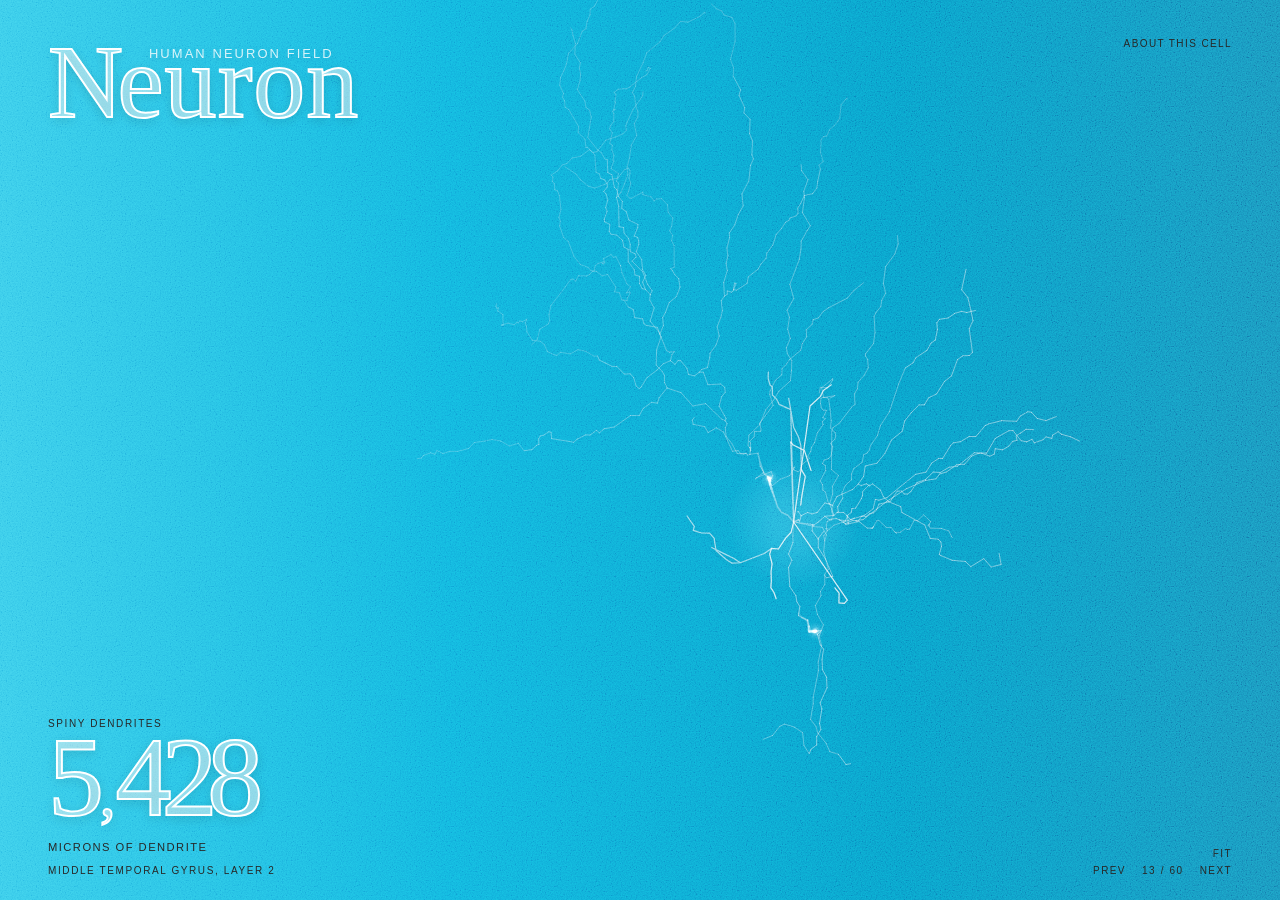
<file: index.html>
<!doctype html>
<html lang="en">
<head>
<meta charset="utf-8">
<meta name="viewport" content="width=device-width, initial-scale=1, viewport-fit=cover">
<meta name="theme-color" content="#00b3dc">
<title>Neuron — real human neurons, drawn from open data</title>
<meta name="description" content="Real human neurons, reconstructed by researchers and drawn here from open data. Credits on every cell.">
<link rel="icon" href="data:,">
<link rel="stylesheet" href="style.css?v=36">
</head>
<body>
<main class="neuron-app">
  <canvas id="field" aria-label="A human neuron drawn in three dimensions. Drag to rotate."></canvas>
  <div class="grain" aria-hidden="true"></div>
  <div class="vignette" aria-hidden="true"></div>

  <header class="masthead">
    <h1>N<span class="rest">euron<span class="eyebrow">Human neuron field</span></span></h1>
  </header>

  <div class="topright">
    <button class="link" id="about" aria-expanded="false" aria-controls="credit">About this cell</button>
  </div>

  <section class="reading" aria-live="polite">
    <p class="location" id="celltype">Loading</p>
    <div class="primary-reading">
      <span class="length" id="length">—</span>
      <span class="unit">microns of dendrite</span>
    </div>
    <p class="trend" id="region"></p>
  </section>

  <aside class="credit" id="credit" hidden>
    <button class="close" id="closeCredit" aria-label="Close">Close</button>
    <p class="eyebrow">Credit</p>
    <dl id="creditList"></dl>
    <p class="fine" id="creditFine"></p>
  </aside>

  <footer class="footer">
    <button class="link" id="fit" aria-label="Fit the whole cell on screen">Fit</button>
    <span class="controls">
      <button class="link" id="prev" aria-label="Previous cell">Prev</button>
      <span id="count"></span>
      <button class="link" id="next" aria-label="Next cell">Next</button>
    </span>
  </footer>

  <p class="offline-notice" id="offline" hidden>Could not load the neuron data. Try again in a moment.</p>
  <noscript><p class="no-script">Neuron needs JavaScript enabled to draw the cells.</p></noscript>
</main>
<script src="app.js?v=36"></script>
</body>
</html>
</file>
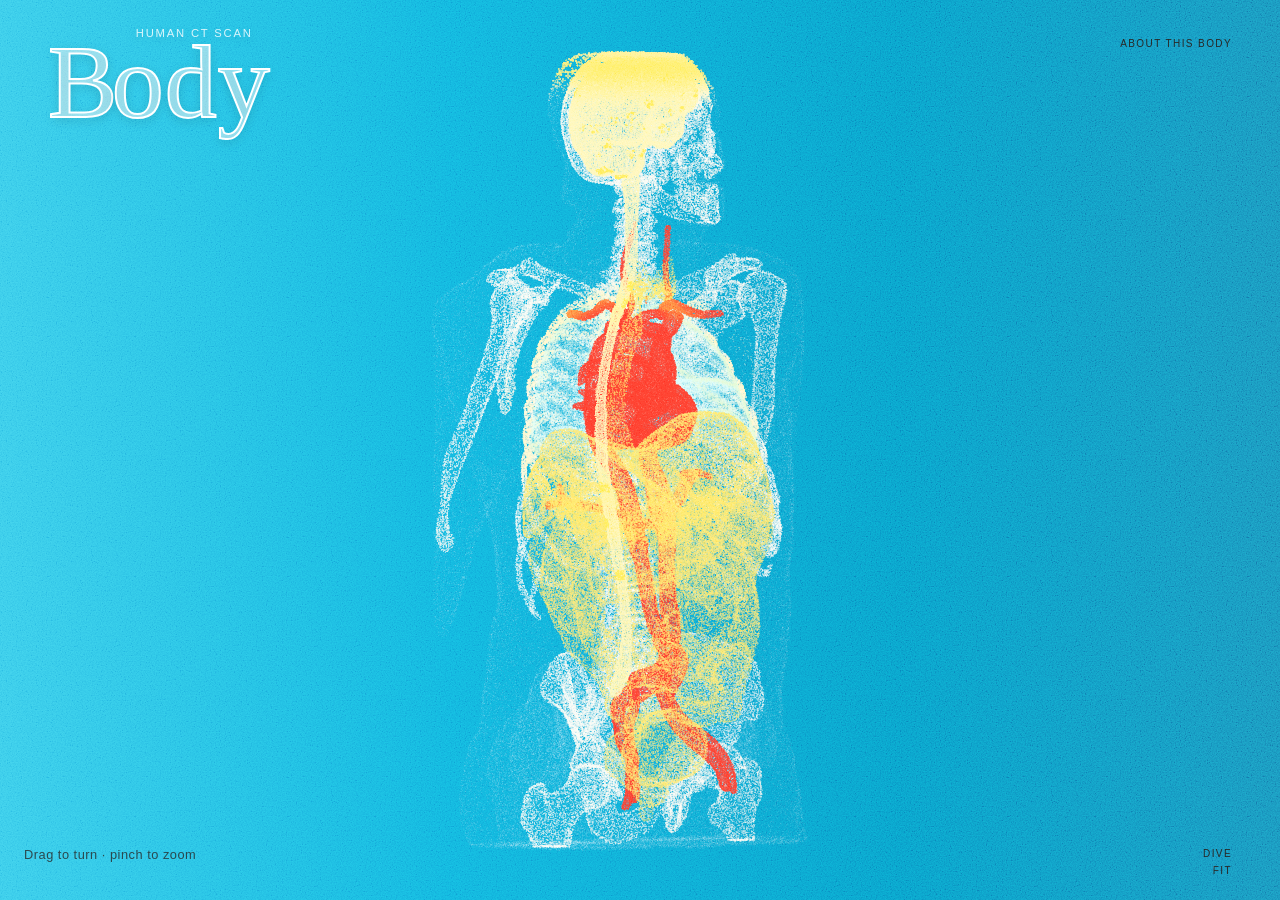
<file: body/index.html>
<!doctype html>
<html lang="en">
<head>
<meta charset="utf-8">
<meta name="viewport" content="width=device-width, initial-scale=1, viewport-fit=cover">
<meta name="theme-color" content="#00b3dc">
<title>Body — a human CT scan, drawn as points</title>
<meta name="description" content="A real human CT scan turned into 450,000 points. Skeleton, organs and vessels, with light pulsing through.">
<link rel="icon" href="data:,">
<link rel="stylesheet" href="../style.css?v=36">
<link rel="stylesheet" href="body.css?v=1">
</head>
<body>
<main class="neuron-app body-app">
  <canvas id="field" aria-label="A human body drawn as points from a CT scan. Drag to rotate, pinch or scroll to zoom."></canvas>
  <div class="grain" aria-hidden="true"></div>

  <header class="masthead">
    <h1>B<span class="rest">ody<span class="eyebrow">Human CT scan</span></span></h1>
  </header>

  <div class="topright">
    <button class="link" id="about" aria-expanded="false" aria-controls="credit">About this body</button>
  </div>

  <p class="hint" id="hint">Drag to turn &middot; pinch to zoom</p>

  <aside class="credit" id="credit" hidden>
    <button class="close" id="closeCredit" aria-label="Close">Close</button>
    <p class="eyebrow">Credit</p>
    <dl>
      <dt>Scan</dt><dd>One anonymized adult CT scan, head to upper thighs, case s0224 of the TotalSegmentator dataset. About 450,000 points are drawn from it.</dd>
      <dt>Structures</dt><dd>Bones, muscle, lungs, heart and vessels, organs, brain and spinal cord, and the skin surface. Outlined from 117 labeled structures.</dd>
      <dt>Data</dt><dd>Wasserthal et al., <i>TotalSegmentator: Robust Segmentation of 104 Anatomical Structures in CT Images</i>, Radiology: Artificial Intelligence 2023. <a href="https://zenodo.org/records/10047292">Zenodo record 10047292</a></dd>
      <dt>Credit</dt><dd>University Hospital Basel and the TotalSegmentator team.</dd>
      <dt>License</dt><dd>Dataset published under CC BY 4.0. Free to view here.</dd>
      <dt>Pulses</dt><dd>The moving light is an illustration. It is not a measurement of anything in the body.</dd>
    </dl>
    <p class="fine">Points are sampled from the scan for display. Scroll or pinch to zoom toward a point, drag to rotate, two fingers or shift-drag to move. For illustration only, not for medical use.</p>
  </aside>

  <footer class="footer">
    <button class="link" id="dive" aria-label="Fly into the body">Dive</button>
    <button class="link" id="fit" aria-label="Fit the whole body on screen">Fit</button>
  </footer>

  <p class="offline-notice" id="offline" hidden>Could not load the body data. Try again in a moment.</p>
  <noscript><p class="no-script">Body needs JavaScript enabled.</p></noscript>
</main>
<script src="body.js?v=1"></script>
</body>
</html>
</file>
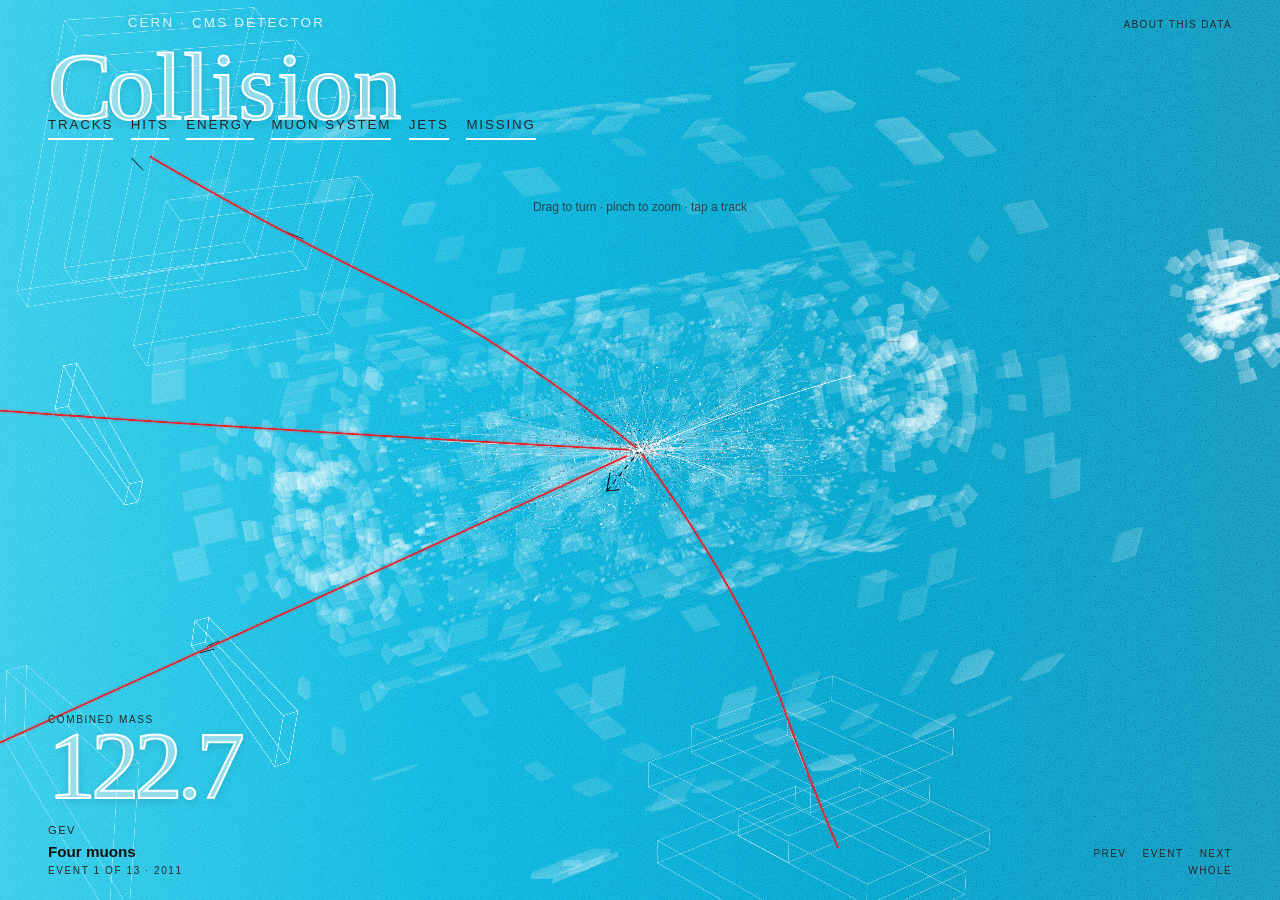
<file: collision/index.html>
<!doctype html>
<html lang="en">
<head>
<meta charset="utf-8">
<meta name="viewport" content="width=device-width, initial-scale=1, viewport-fit=cover">
<meta name="theme-color" content="#00b3dc">
<title>Collision — CERN proton collisions in 3D, from open data</title>
<meta name="description" content="Thirteen Higgs boson candidate collisions recorded by the CMS detector, drawn in 3D from CERN Open Data.">
<link rel="icon" href="data:,">
<link rel="stylesheet" href="../style.css?v=36">
<link rel="stylesheet" href="collision.css?v=1">
</head>
<body>
<main class="neuron-app collision-app">
  <canvas id="field" aria-label="A particle collision in 3D. Drag to turn, pinch to zoom, tap a track."></canvas>
  <div class="grain" aria-hidden="true"></div>
  <header class="masthead"><h1>C<span class="rest">ollision<span class="eyebrow">CERN &middot; CMS detector</span></span></h1></header>
  <div class="topright"><button class="link" id="about" aria-expanded="false" aria-controls="credit">About this data</button></div>
  <nav class="layers" id="layers" aria-label="Show or hide layers"></nav>
  <section class="reading" aria-live="polite">
    <p class="location">Combined mass</p>
    <div class="primary-reading"><span class="length" id="mass">—</span><span class="unit">GeV</span></div>
    <p class="part" id="part">Loading</p><p class="trend" id="note"></p>
  </section>
  <aside class="credit" id="credit" hidden>
    <button class="close" id="closeCredit" aria-label="Close">Close</button>
    <p class="eyebrow">About and credit</p>
    <dl>
      <dt>What you see</dt><dd>One collision between protons at CERN’s Large Hadron Collider, as reconstructed by the CMS detector. The beams run along one axis and meet in the middle.</dd>
      <dt>Why these</dt><dd>CERN picked these 13 events for education because the highlighted particles have a combined mass of 120 to 130 GeV, where the Higgs boson sits. They are candidates. Ordinary processes make events that look the same, so no single one is proof of a Higgs.</dd>
      <dt>Colors</dt><dd><b class="red">Red</b>: muons in the highlighted group. <b class="yellow">Yellow</b>: electrons or photons in the group. White: everything else. Dark dashes: missing momentum, what the detector could not account for sideways.</dd>
      <dt>Layers</dt><dd>Tracks are charged particles. Hits are points where the tracker was touched. Energy is what calorimeter cells absorbed. Muon system shows chambers and segments on the outside. Jets are sprays of particles.</dd>
      <dt>Data</dt><dd>Thomas McCauley for the CMS Collaboration, <i>Higgs candidate events for use in education and outreach</i>, CERN Open Data Portal, <a href="https://doi.org/10.7483/OPENDATA.CMS.N9MJ.QEEC">DOI 10.7483/OPENDATA.CMS.N9MJ.QEEC</a>. Recorded in 2011 and 2012.</dd>
      <dt>License</dt><dd><a href="https://creativecommons.org/publicdomain/zero/1.0/">CC0 1.0</a>. Neither CMS nor CERN endorses this page.</dd>
      <dt>Limits</dt><dd>The files hold a subset of each event and are not suitable for physics analysis. The two-photon files carry no tracker hits or jets, so those events look sparser.</dd>
      <dt>Drawing</dt><dd>Tracks are smooth curves between the stored end points and directions. Photons leave no track, so each is drawn as a straight line from its vertex to the calorimeter. Energy bar length and brightness grow with energy, capped. Jets appear above 20 GeV, as cones of a chosen shape. The faint rings are guides placed at the radius of the calorimeter cells. Colors, widths and the outward animation are design choices.</dd>
    </dl>
    <p class="fine">For illustration only.</p>
  </aside>
  <footer class="footer"><span class="controls"><button class="link" id="prev" aria-label="Previous event">Prev</button><span>Event</span><button class="link" id="next" aria-label="Next event">Next</button></span><button class="link" id="fit">Whole</button></footer>
  <p class="hint" id="hint">Drag to turn &middot; pinch to zoom &middot; tap a track</p>
  <p class="offline-notice" id="offline" hidden>Could not load the collision data. Try again in a moment.</p>
  <noscript><p class="no-script">Collision needs JavaScript enabled.</p></noscript>
</main>
<script src="collision.js?v=2"></script>
</body>
</html>
</file>
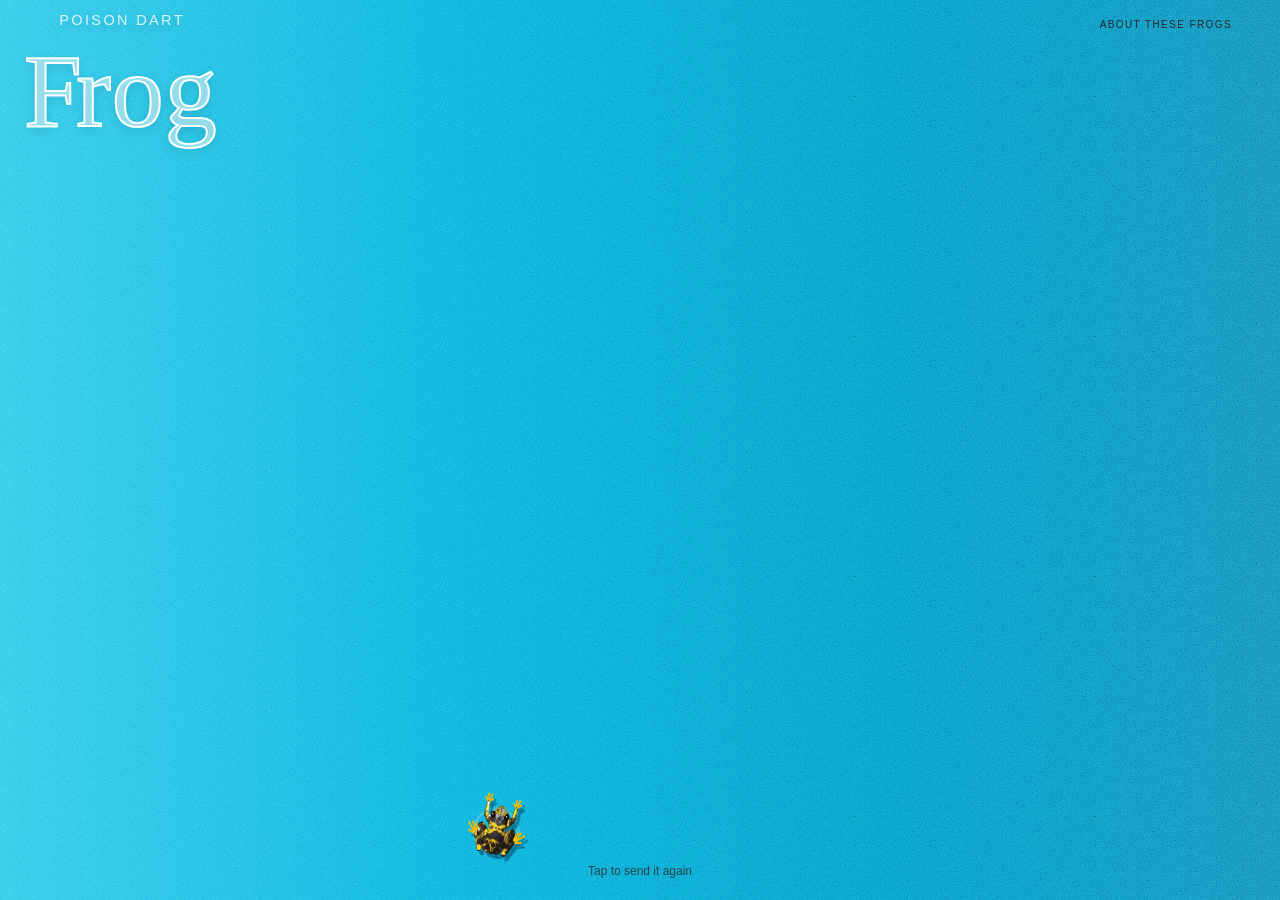
<file: frog/index.html>
<!doctype html>
<html lang="en">
<head>
<meta charset="utf-8">
<meta name="viewport" content="width=device-width, initial-scale=1, viewport-fit=cover">
<meta name="theme-color" content="#00b3dc">
<title>Frog — a poison dart frog, seen from above</title>
<meta name="description" content="Poison frogs in different colours hop across the screen, drawn and animated in code.">
<link rel="icon" href="data:,">
<link rel="stylesheet" href="../style.css?v=36">
<style>
.frog-app h1{position:relative;display:inline-block;margin-top:.7rem}
.frog-app h1 .rest{position:static}
.frog-app h1 .eyebrow{left:50%;bottom:100%;margin-bottom:1.1em;transform:translateX(-50%);padding-left:.16em}
.frog-app .masthead{left:1.5rem}
.frog-app .topright{top:calc(var(--safe-top) - .6rem)}
.frog-app .hint{position:absolute;z-index:3;left:0;right:0;bottom:var(--safe-bottom);margin:0;text-align:center;font-size:.75rem;color:#282828;opacity:.8;pointer-events:none}
.frog-app .credit{max-height:64vh}
.frog-app .credit dl{grid-template-columns:1fr;gap:.2rem}
.frog-app .credit dd{margin-bottom:.6rem}
</style>
</head>
<body>
<main class="neuron-app frog-app">
  <canvas id="field" aria-label="A small brightly coloured frog seen from above, hopping across the screen. Tap to play again."></canvas>
  <div class="grain" aria-hidden="true"></div>
  <header class="masthead"><h1>F<span class="rest">rog<span class="eyebrow">Poison dart</span></span></h1></header>
  <div class="topright"><button class="link" id="about" aria-expanded="false" aria-controls="credit">About these frogs</button></div>
  <aside class="credit" id="credit" hidden>
    <button class="close" id="closeCredit" aria-label="Close">Close</button>
    <p class="eyebrow">About and credit</p>
    <dl>
      <dt>What you see</dt><dd>Poison frogs seen from above, hopping across water. Each new run brings in the next of four.</dd>
      <dt>Yellow-banded poison frog</dt><dd><i>Dendrobates leucomelas</i>. Photo &copy; Kaden Slone, <a href="https://www.inaturalist.org/observations/406881097">iNaturalist observation 406881097</a>.</dd>
      <dt>Green and black poison frog</dt><dd><i>Dendrobates auratus</i>. Photo &copy; Roger A. Morales-Flores, <a href="https://www.inaturalist.org/observations/142666554">iNaturalist observation 142666554</a>.</dd>
      <dt>Strawberry poison frog</dt><dd><i>Oophaga pumilio</i>. Photo &copy; Roger A. Morales-Flores, <a href="https://www.inaturalist.org/observations/402618106">iNaturalist observation 402618106</a>.</dd>
      <dt>Strawberry poison frog, blue jeans form</dt><dd><i>Oophaga pumilio</i>. Photo &copy; Tom Kennedy, <a href="https://www.inaturalist.org/observations/102888169">iNaturalist observation 102888169</a>.</dd>
      <dt>License</dt><dd>Photos used under <a href="https://creativecommons.org/licenses/by/4.0/">CC BY 4.0</a>. They were cropped and stretched onto a drawn frog. The photographers do not endorse this page.</dd>
      <dt>Limits</dt><dd>Only the markings come from the photos. Body shape, toes, eyes, motion and ripples are drawn in code, and hidden or folded parts of the legs are approximate. This is not a guide for identifying frogs.</dd>
    </dl>
    <p class="fine">For illustration only.</p>
  </aside>
  <p class="hint">Tap to send it again</p>
</main>
<script src="frog.js?v=12"></script>
</body>
</html>
</file>
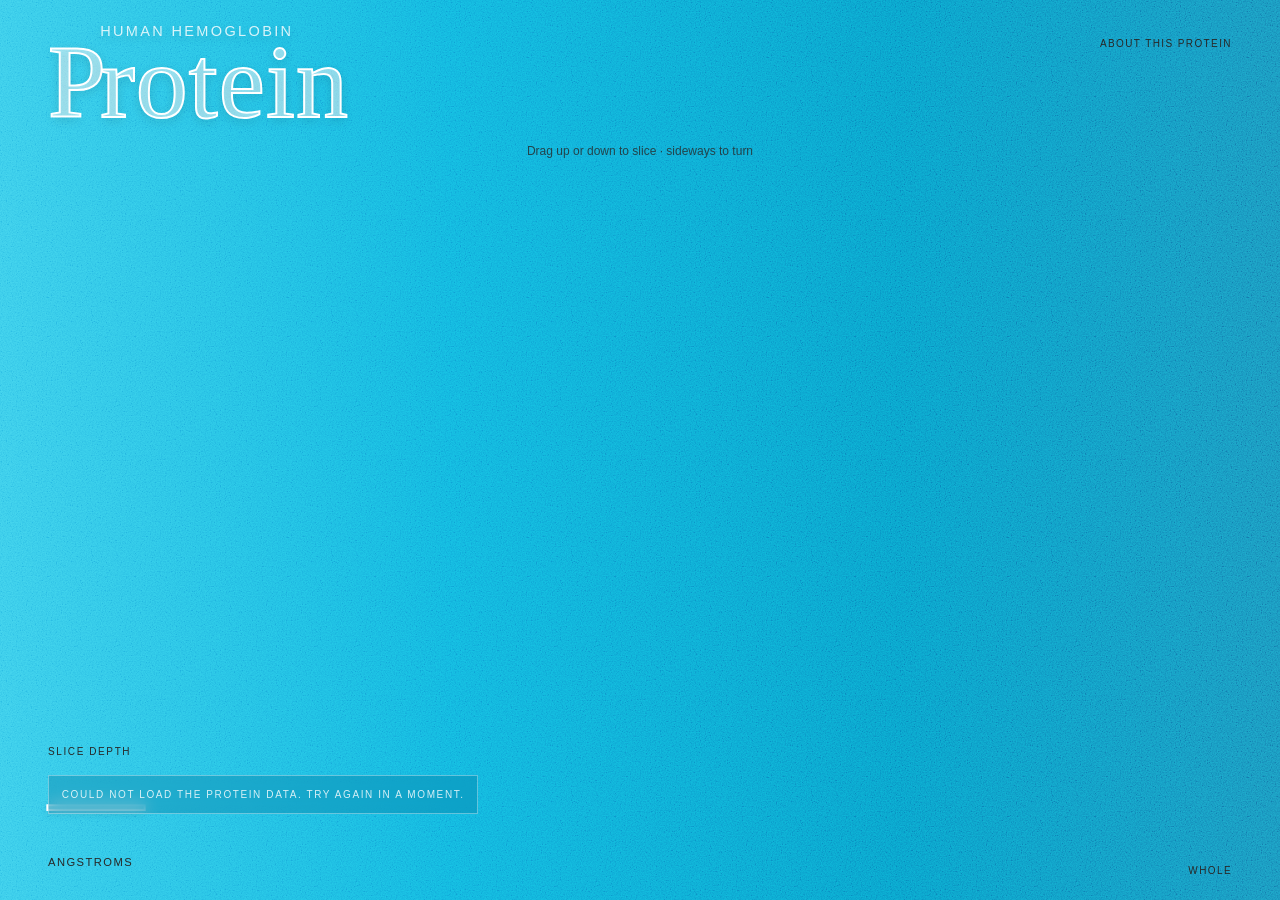
<file: protein/index.html>
<!doctype html>
<html lang="en">
<head>
<meta charset="utf-8">
<meta name="viewport" content="width=device-width, initial-scale=1, viewport-fit=cover">
<meta name="theme-color" content="#00b3dc">
<title>Protein — human hemoglobin, sliced from open data</title>
<meta name="description" content="Human hemoglobin drawn as stacked contour slices from Protein Data Bank entry 4HHB.">
<link rel="icon" href="data:,">
<link rel="stylesheet" href="../style.css?v=36">
<link rel="stylesheet" href="protein.css?v=1">
</head>
<body>
<main class="neuron-app protein-app">
  <canvas id="field" aria-label="Human hemoglobin as a point cloud with contour slices. Drag up or down to scan, sideways to turn."></canvas>
  <div class="grain" aria-hidden="true"></div>
  <header class="masthead"><h1>P<span class="rest">rotein<span class="eyebrow">Human hemoglobin</span></span></h1></header>
  <div class="topright"><button class="link" id="about" aria-expanded="false" aria-controls="credit">About this protein</button></div>
  <section class="reading" aria-live="polite">
    <p class="location">Slice depth</p>
    <div class="primary-reading"><span class="length" id="depth">—</span><span class="unit">angstroms</span></div>
    <p class="trend" id="note">Loading</p>
  </section>
  <aside class="credit" id="credit" hidden>
    <button class="close" id="closeCredit" aria-label="Close">Close</button>
    <p class="eyebrow">Credit</p>
    <dl>
      <dt>Protein</dt><dd>Human hemoglobin without oxygen (deoxyhemoglobin). It carries oxygen in red blood cells.</dd>
      <dt>Red</dt><dd>The four heme groups. The dot in each is iron, where oxygen binds.</dd>
      <dt>Data</dt><dd><a href="https://www.rcsb.org/structure/4HHB">Protein Data Bank entry 4HHB</a>, 1.74 angstrom crystal structure, 1984. Loaded directly from RCSB PDB.</dd>
      <dt>Paper</dt><dd>Fermi, Perutz, Shaanan, Fourme, J. Mol. Biol. 175, 159 (1984).</dd>
      <dt>License</dt><dd><a href="https://www.rcsb.org/pages/usage-policy">PDB data are free of copyright restrictions (CC0)</a>.</dd>
    </dl>
    <p class="fine">Dots start at real atom positions, with extra scattered dots to suggest size; their gathering onto the line is animation. Contours are a smoothed surface computed from atom positions, not measured electron density. Water is left out. For illustration only.</p>
  </aside>
  <footer class="footer"><button class="link" id="fit" aria-label="Show the whole stack">Whole</button></footer>
  <p class="hint" id="hint">Drag up or down to slice &middot; sideways to turn</p>
  <p class="offline-notice" id="offline" hidden>Could not load the protein data. Try again in a moment.</p>
  <noscript><p class="no-script">Protein needs JavaScript enabled.</p></noscript>
</main>
<script src="protein.js?v=2"></script>
</body>
</html>
</file>
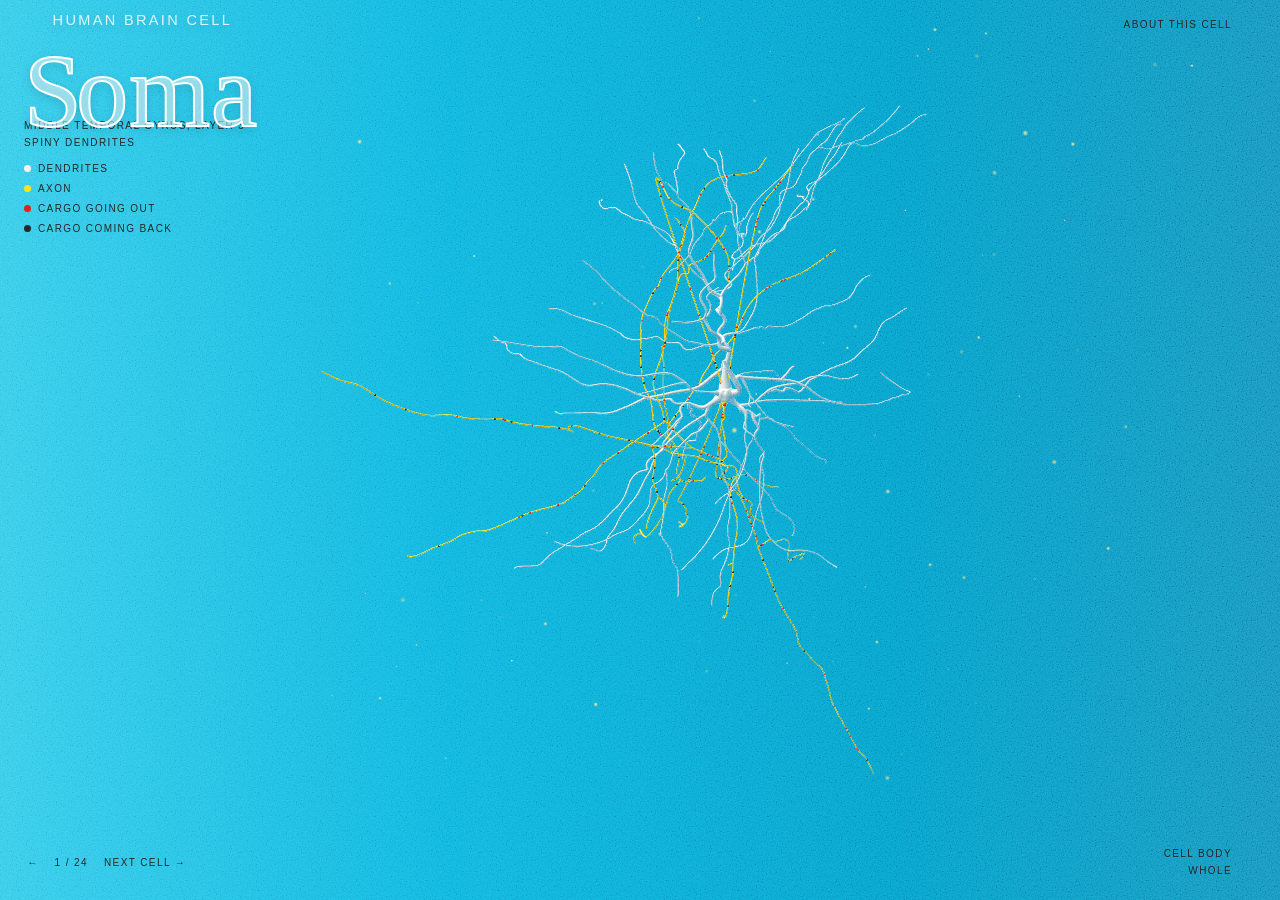
<file: soma/index.html>
<!doctype html>
<html lang="en">
<head>
<meta charset="utf-8">
<meta name="viewport" content="width=device-width, initial-scale=1, viewport-fit=cover">
<meta name="theme-color" content="#00b3dc">
<title>Soma — a real human brain cell in 3D</title>
<meta name="description" content="A reconstructed human neuron from the Allen Cell Types Database, built as a solid 3D object.">
<link rel="icon" href="data:,">
<link rel="stylesheet" href="../style.css?v=36">
<style>
.soma-app h1{position:relative;display:inline-block;margin-top:.7rem}
.soma-app h1 .rest{position:static}
.soma-app h1 .eyebrow{left:50%;bottom:100%;margin-bottom:1.1em;transform:translateX(-50%);padding-left:.16em;white-space:nowrap}
.soma-app .masthead{left:1.5rem}
.soma-app .topright{top:calc(var(--safe-top) - .6rem)}
.soma-app #field{touch-action:none}
.soma-app .key{position:absolute;z-index:3;left:1.5rem;top:calc(var(--safe-top) + 5.8rem);margin:0;max-width:15rem;line-height:2;text-align:left;pointer-events:none;font-size:.625rem;font-weight:500;letter-spacing:.14em;text-transform:uppercase;color:#282828}
.soma-app .key span{white-space:pre-line;display:block;margin-bottom:.5rem;line-height:1.7}
.soma-app .key b{display:block;font-weight:inherit}
.soma-app .key i{display:inline-block;width:.7em;height:.7em;border-radius:50%;margin-right:.7em}
.soma-app .pick{position:absolute;z-index:4;left:1.5rem;bottom:var(--safe-bottom);display:flex;align-items:center;gap:.8rem;font-size:.625rem;font-weight:500;letter-spacing:.14em;text-transform:uppercase;color:#282828}
.soma-app .pick .link{padding:.25rem .2rem;color:#282828}
.soma-app.open .pick,.soma-app.open .key{display:none}
.soma-app .credit{max-height:64vh}
.soma-app .credit dl{grid-template-columns:1fr;gap:.2rem}
.soma-app .credit dd{margin-bottom:.6rem}
</style>
</head>
<body>
<main class="neuron-app soma-app">
  <canvas id="field" aria-label="A human neuron in 3D. Drag to turn, pinch to zoom."></canvas>
  <div class="grain" aria-hidden="true"></div>
  <header class="masthead"><h1>S<span class="rest">oma<span class="eyebrow">Human brain cell</span></span></h1></header>
  <div class="topright"><button class="link" id="about" aria-expanded="false" aria-controls="credit">About this cell</button></div>
  <aside class="credit" id="credit" hidden>
    <button class="close" id="closeCredit" aria-label="Close">Close</button>
    <p class="eyebrow">About and credit</p>
    <dl>
      <dt>What you see</dt><dd id="what"></dd>
      <dt>Movement</dt><dd>Beads show packages carried along the axon, in real time: outward at 2 to 5 micrometers per second, back at 1 to 3 (<a href="https://pmc.ncbi.nlm.nih.gov/articles/PMC2173776/">source</a>; the outward range is a stated maximum). The flash shows the direction of a signal, from dendrites to cell body to axon, slowed down enormously. Adult branches mostly hold their shape, so they stay still.</dd>
      <dt>Where it came from</dt><dd id="tissue"></dd>
      <dt>Colors</dt><dd>White: cell body and dendrites. Yellow: axon.</dd>
      <dt>Data</dt><dd>Allen Cell Types Database. &copy; Allen Institute for Brain Science. <a id="record" href="https://celltypes.brain-map.org/">This cell’s record</a>. Reuse is under the <a href="https://alleninstitute.org/terms-of-use/">Allen Institute terms of use</a>.</dd>
      <dt>Drawing</dt><dd>The traced points give position and thickness. A circle is swept along each branch. Thin branches are widened so they show on a phone, and branches are thickened where they meet the cell body. The path was slightly simplified and smoothed.</dd>
      <dt>Not from the data</dt><dd>The shape of the cell body’s surface (only its center and size are recorded), colors, the grainy surface texture, lighting, depth haze, floating specks, and the size, number and timing of the beads and flashes. No spines or inner parts are shown.</dd>
    </dl>
    <p class="fine">For illustration only.</p>
  </aside>
  <p class="key"><span id="which"></span><b><i style="background:#f6f3e8"></i>Dendrites</b><b><i style="background:#ffe21a"></i>Axon</b><b><i style="background:#e5201a"></i>Cargo going out</b><b><i style="background:#282828"></i>Cargo coming back</b></p>
  <div class="pick"><button class="link" id="prev" aria-label="Previous cell">&larr;</button><span id="count" aria-live="polite"></span><button class="link" id="next" aria-label="Next cell">Next cell &rarr;</button></div>
  <footer class="footer"><span class="controls"><button class="link" id="close">Cell body</button></span><button class="link" id="fit">Whole</button></footer>
  <p class="offline-notice" id="offline" hidden>Could not draw the cell on this device.</p>
</main>
<script src="soma.js?v=12"></script>
</body>
</html>
</file>
<file: style.css>
:root{--orange:#ffffff;
  --blue:#00b3dc;--blue-deep:#008eb7;--blue-light:#30c7e7;
  --white:#fff;--white-soft:rgba(255,255,255,.82);--white-muted:rgba(255,255,255,.64);
  --white-faint:rgba(255,255,255,.32);--line:rgba(255,255,255,.34);
  --safe-top:max(1.5rem,env(safe-area-inset-top));--safe-bottom:max(1.35rem,env(safe-area-inset-bottom));
}
*{box-sizing:border-box}
html,body{margin:0;height:100%;background:var(--blue);color:var(--white);
  font-family:"Helvetica Neue",Helvetica,Arial,sans-serif;-webkit-font-smoothing:antialiased;overflow:hidden}
.neuron-app{position:fixed;inset:0;overflow:hidden;
  background:radial-gradient(circle at 62% 50%,rgba(255,255,255,.2) 0%,rgba(255,255,255,.05) 31%,transparent 67%),
  linear-gradient(158deg,#00b3dc 0%,#00a8d3 47%,#008eb7 100%)}
#field{position:absolute;inset:0;width:100%;height:100%;touch-action:none;cursor:grab}
#field:active{cursor:grabbing}
.grain{position:absolute;inset:0;z-index:3;pointer-events:none;opacity:.075;mix-blend-mode:soft-light;
  background-image:url("data:image/svg+xml,%3Csvg xmlns='http://www.w3.org/2000/svg' width='220' height='220'%3E%3Cfilter id='n'%3E%3CfeTurbulence type='fractalNoise' baseFrequency='.85' numOctaves='4' stitchTiles='stitch'/%3E%3C/filter%3E%3Crect width='100%25' height='100%25' filter='url(%23n)' opacity='.9'/%3E%3C/svg%3E")}
.vignette{position:absolute;inset:0;z-index:2;pointer-events:none;
  background:linear-gradient(180deg,rgba(0,87,117,.21) 0%,rgba(0,147,185,.02) 25%,transparent 54%,rgba(0,82,109,.25) 100%),
  radial-gradient(circle at center,transparent 45%,rgba(0,86,114,.17) 100%)}
.eyebrow,.location,.unit,.footer,.trend,.next-event,.offline-notice,.link,.credit dt{
  font-size:.625rem;font-weight:500;letter-spacing:.16em;line-height:1.5;text-transform:uppercase;color:var(--white-muted)}
.masthead{position:absolute;z-index:4;top:calc(var(--safe-top) + .55rem);left:1.5rem;pointer-events:none;}
h1 .rest{position:relative;display:inline-block}
h1 .eyebrow{position:absolute;left:0;bottom:72.5%;font-size:.14em;white-space:nowrap;color:var(--white-soft);font-family:"Helvetica Neue",Helvetica,Arial,sans-serif;letter-spacing:.16em;line-height:1;margin:0}
.topright{position:absolute;z-index:4;top:calc(var(--safe-top) + .55rem);right:1.5rem}
.topright .link{white-space:nowrap;text-align:right;margin:0;padding:0;min-height:0}
h1,.length{font-family:Georgia,"Times New Roman",serif;font-weight:400;margin:0;color:var(--orange)}
h1{font-size:clamp(3rem,13vw,6.5rem);letter-spacing:-.055em;line-height:.9;margin-top:.15rem}
.reading{position:absolute;z-index:4;left:1.5rem;bottom:var(--safe-bottom);width:min(19rem,calc(100% - 3rem));pointer-events:none}
.location{margin:0 0 .15rem;color:var(--white-muted)}
.primary-reading{display:flex;flex-direction:column;align-items:flex-start;gap:.6rem}
.length{font-size:clamp(4.5rem,21vw,7rem);letter-spacing:-.09em;line-height:.78;font-variant-numeric:tabular-nums}
.unit{font-size:.7rem;letter-spacing:.13em;margin:0;position:relative;top:.5rem}
.trend{max-width:calc(100vw - 12rem);margin:1rem 0 0;color:var(--white-soft)}
.next-event{margin-top:1.3rem;padding-top:.7rem;border-top:1px solid var(--line);display:flex;flex-direction:column;gap:.55rem}
.link{background:none;border:0;padding:.25rem 0;font:inherit;font-size:.625rem;font-weight:500;letter-spacing:.14em;
  text-transform:uppercase;color:var(--white-muted);cursor:pointer;text-align:left;min-height:2rem}
.link:hover,.link[aria-expanded="true"]{color:var(--white)}
.link:focus-visible,.close:focus-visible,a:focus-visible{outline:1px solid var(--white);outline-offset:3px}
.footer{position:absolute;z-index:4;right:1.5rem;bottom:var(--safe-bottom);display:flex;flex-direction:column;align-items:flex-end;gap:.15rem;text-align:right}
.controls{display:flex;gap:1rem;align-items:center}
.credit{position:absolute;z-index:5;left:1.5rem;right:1.5rem;bottom:calc(var(--safe-bottom) + 4.2rem);max-height:62vh;overflow:auto;
  padding:1rem 1.1rem 1.1rem;border:1px solid rgba(255,255,255,.36);background:rgba(0,119,154,.35);
  backdrop-filter:blur(8px);-webkit-backdrop-filter:blur(8px);color:var(--white-soft);font-size:.8rem;line-height:1.5}
.credit[hidden]{display:none}
.reading{transition:opacity .35s}
.neuron-app.open .reading{opacity:0;pointer-events:none}
.credit .eyebrow{margin:0 0 .6rem}
.credit dl{margin:0;display:grid;grid-template-columns:7.5rem 1fr;gap:.45rem .9rem}
.credit dt{padding-top:.15rem}.credit dd{margin:0;color:var(--white)}
.credit a{color:var(--white);text-decoration:underline;text-underline-offset:3px;text-decoration-color:var(--white-faint)}
.credit .fine{margin:.9rem 0 0;font-size:.7rem;color:var(--white-muted)}
.close{position:absolute;top:.6rem;right:.8rem;background:none;border:0;color:var(--white-muted);font:inherit;font-size:.625rem;
  letter-spacing:.14em;text-transform:uppercase;cursor:pointer}
.offline-notice{position:absolute;z-index:5;left:1.5rem;bottom:calc(var(--safe-bottom) + 3.1rem);padding:.7rem .8rem;
  border:1px solid rgba(255,255,255,.36);background:rgba(0,119,154,.35);color:var(--white-soft);backdrop-filter:blur(8px)}
.offline-notice[hidden]{display:none}
.no-script{position:absolute;z-index:9;margin:1rem;padding:1rem;background:#fff;color:#008eb7;font-size:.85rem;line-height:1.45}
@media (min-width:700px){
  .trend{max-width:none}
  .reading{width:min(19rem,calc(100% - 6rem))}.masthead,.reading{left:3rem}.footer{right:3rem}.topright{right:3rem}
  .credit{left:auto;right:3rem;width:min(28rem,calc(100% - 6rem));bottom:auto;top:50%;transform:translateY(-45%);max-height:70vh}
  .offline-notice{bottom:calc(var(--safe-bottom) + 3.4rem);left:3rem;max-width:29rem}
}
@media (prefers-reduced-motion:reduce){*{transition-duration:.01ms!important;animation-duration:.01ms!important;animation-iteration-count:1!important}}

h1,.length{text-shadow:none}
.length .comma{font-size:.55em;letter-spacing:0;margin-left:.1em}
h1 .rest{letter-spacing:.01em}
.footer .link{min-height:0;padding:0}
h1,.length{color:rgba(255,255,255,.5);-webkit-text-stroke:1px #fff;paint-order:stroke fill}
h1 .eyebrow{-webkit-text-stroke:0}
h1,.length{-webkit-text-stroke:2px #fff;paint-order:fill stroke}
.grain{opacity:.28;mix-blend-mode:overlay}
.grain{background-image:url("data:image/svg+xml,%3Csvg xmlns='http://www.w3.org/2000/svg' width='240' height='240'%3E%3Cfilter id='n'%3E%3CfeTurbulence type='fractalNoise' baseFrequency='.8' numOctaves='3' stitchTiles='stitch'/%3E%3CfeColorMatrix values='1.8 0 0 0 -.4 1.8 0 0 0 -.4 1.8 0 0 0 -.4 0 0 0 0 1'/%3E%3C/filter%3E%3Crect width='100%25' height='100%25' filter='url(%23n)'/%3E%3C/svg%3E");opacity:.22;mix-blend-mode:overlay}
#fit{color:transparent;-webkit-text-fill-color:transparent;background:linear-gradient(105deg,rgba(255,255,255,.55) 40%,#fff 50%,rgba(255,255,255,.55) 60%) 100% 0/250% 100% no-repeat;-webkit-background-clip:text;background-clip:text;animation:fitsweep 3.4s ease-in-out infinite}
#fit:hover{background-position:0 0;animation:none;-webkit-text-fill-color:#fff}
@keyframes fitsweep{0%,35%{background-position:100% 0}80%,100%{background-position:0 0}}
.location,.unit,.trend,.footer,.footer .link,.topright .link{color:#282828}
.link:hover,.link[aria-expanded="true"]{color:#000}
#fit{background:linear-gradient(105deg,#282828 40%,#fff 50%,#282828 60%) 100% 0/250% 100% no-repeat;-webkit-background-clip:text;background-clip:text;color:transparent;-webkit-text-fill-color:transparent}
#fit:hover{background-position:0 0;animation:none;-webkit-text-fill-color:#000}
.neuron-app{background:radial-gradient(circle at 50% 34%,#0088b3 0%,#009fc9 40%,#1fc0e6 100%)}
.vignette{background:radial-gradient(circle at 50% 34%,transparent 35%,rgba(255,255,255,.12) 100%)}
@media (min-width:700px){.neuron-app{background:radial-gradient(circle at 62% 50%,#0088b3 0%,#009fc9 38%,#25c3e8 100%)}.vignette{background:radial-gradient(circle at 62% 50%,transparent 35%,rgba(255,255,255,.12) 100%)}}
h1,.length{text-shadow:0 .03em .1em rgba(0,0,0,.15)}
.neuron-app,.vignette{background:none}
.neuron-app{background:linear-gradient(90deg,#3acbea 0%,#13b4de 35%,#0a9fca 70%,#1a94bd 100%)}
@media (min-width:700px){.neuron-app{background:linear-gradient(90deg,#3acbea 0%,#13b4de 35%,#0a9fca 70%,#1a94bd 100%)}.vignette{background:none}}
</file>
<file: body/body.css>
.body-app #field{position:absolute;inset:0;width:100%;height:100%;touch-action:none;cursor:grab}
.body-app #field:active{cursor:grabbing}
.hint{position:absolute;z-index:3;left:1.5rem;bottom:calc(var(--safe-bottom,0px) + 1rem);margin:0;font-size:.8rem;letter-spacing:.04em;color:#282828;opacity:.8;transition:opacity 1.2s;pointer-events:none}
.hint.gone{opacity:0}
.body-app h1 .eyebrow{bottom:96%}
</file>
<file: collision/collision.css>
.collision-app h1{position:relative;display:inline-block;margin-top:.7rem;font-size:clamp(2.6rem,12vw,6rem)}
.collision-app h1 .rest{position:static}
.collision-app h1 .eyebrow{left:50%;bottom:100%;margin-bottom:1.1em;transform:translateX(-50%);padding-left:.16em}
.collision-app .topright{top:calc(var(--safe-top) - .6rem)}
.collision-app .layers{position:absolute;z-index:4;left:1.5rem;right:1.5rem;top:calc(var(--safe-top) + 5.4rem);display:flex;flex-wrap:wrap;gap:.2rem 1.1rem}
.collision-app .layers button{background:none;border:0;border-bottom:2px solid transparent;padding:.4rem 0;font:500 .625rem/1.5 inherit;font-family:inherit;letter-spacing:.14em;text-transform:uppercase;color:#282828;opacity:.55;cursor:pointer}
.collision-app .layers button[aria-pressed=true]{opacity:1;border-bottom-color:#fff}
.collision-app .hint{position:absolute;z-index:3;left:0;right:0;top:calc(var(--safe-top) + 11rem);margin:0;text-align:center;font-size:.75rem;color:#282828;opacity:.8;transition:opacity 1.2s;pointer-events:none}
.collision-app .hint.gone{opacity:0}
.collision-app .length{font-size:clamp(3.5rem,15vw,6rem);letter-spacing:-.05em}
.collision-app .part{margin:.8rem 0 0;font-size:.95rem;color:#111;font-weight:600}
.collision-app .trend{margin-top:.2rem;max-width:calc(100vw - 13rem)}
.collision-app .credit{max-height:64vh}
.collision-app .credit dl{grid-template-columns:1fr;gap:.2rem}
.collision-app .credit dd{margin-bottom:.6rem}
.collision-app .red{color:#fff;background:#db2129;padding:0 .3em}
.collision-app .yellow{color:#111;background:#ffe600;padding:0 .3em}
@media (min-width:700px){.collision-app .layers{left:3rem;right:3rem}}
</file>
<file: protein/protein.css>
.protein-app .hint{position:absolute;z-index:3;left:0;right:0;top:calc(var(--safe-top) + 7.5rem);margin:0;text-align:center;font-size:.75rem;color:#282828;opacity:.8;transition:opacity 1.2s;pointer-events:none}
.protein-app .hint.gone{opacity:0}
.protein-app .length{font-size:clamp(3.5rem,15vw,6rem)}
.protein-app h1 .eyebrow{bottom:96%}
</file>
